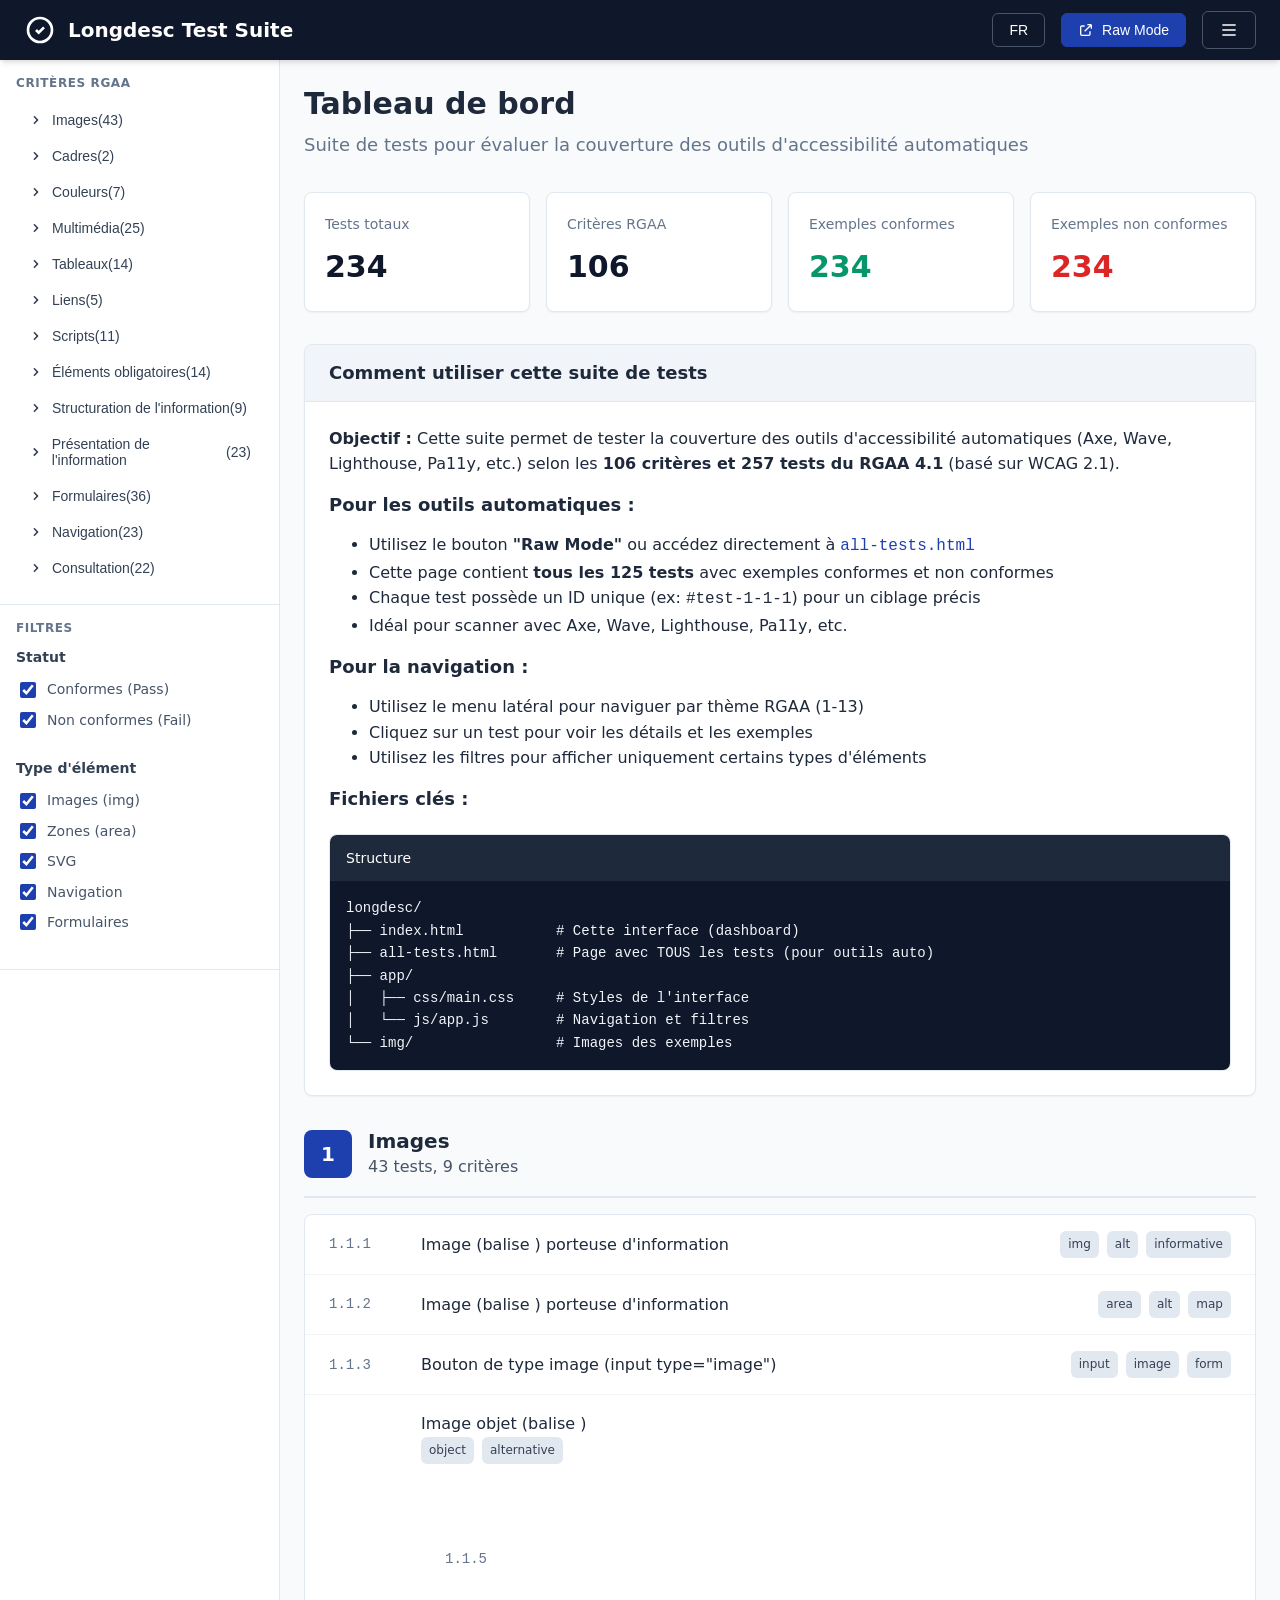
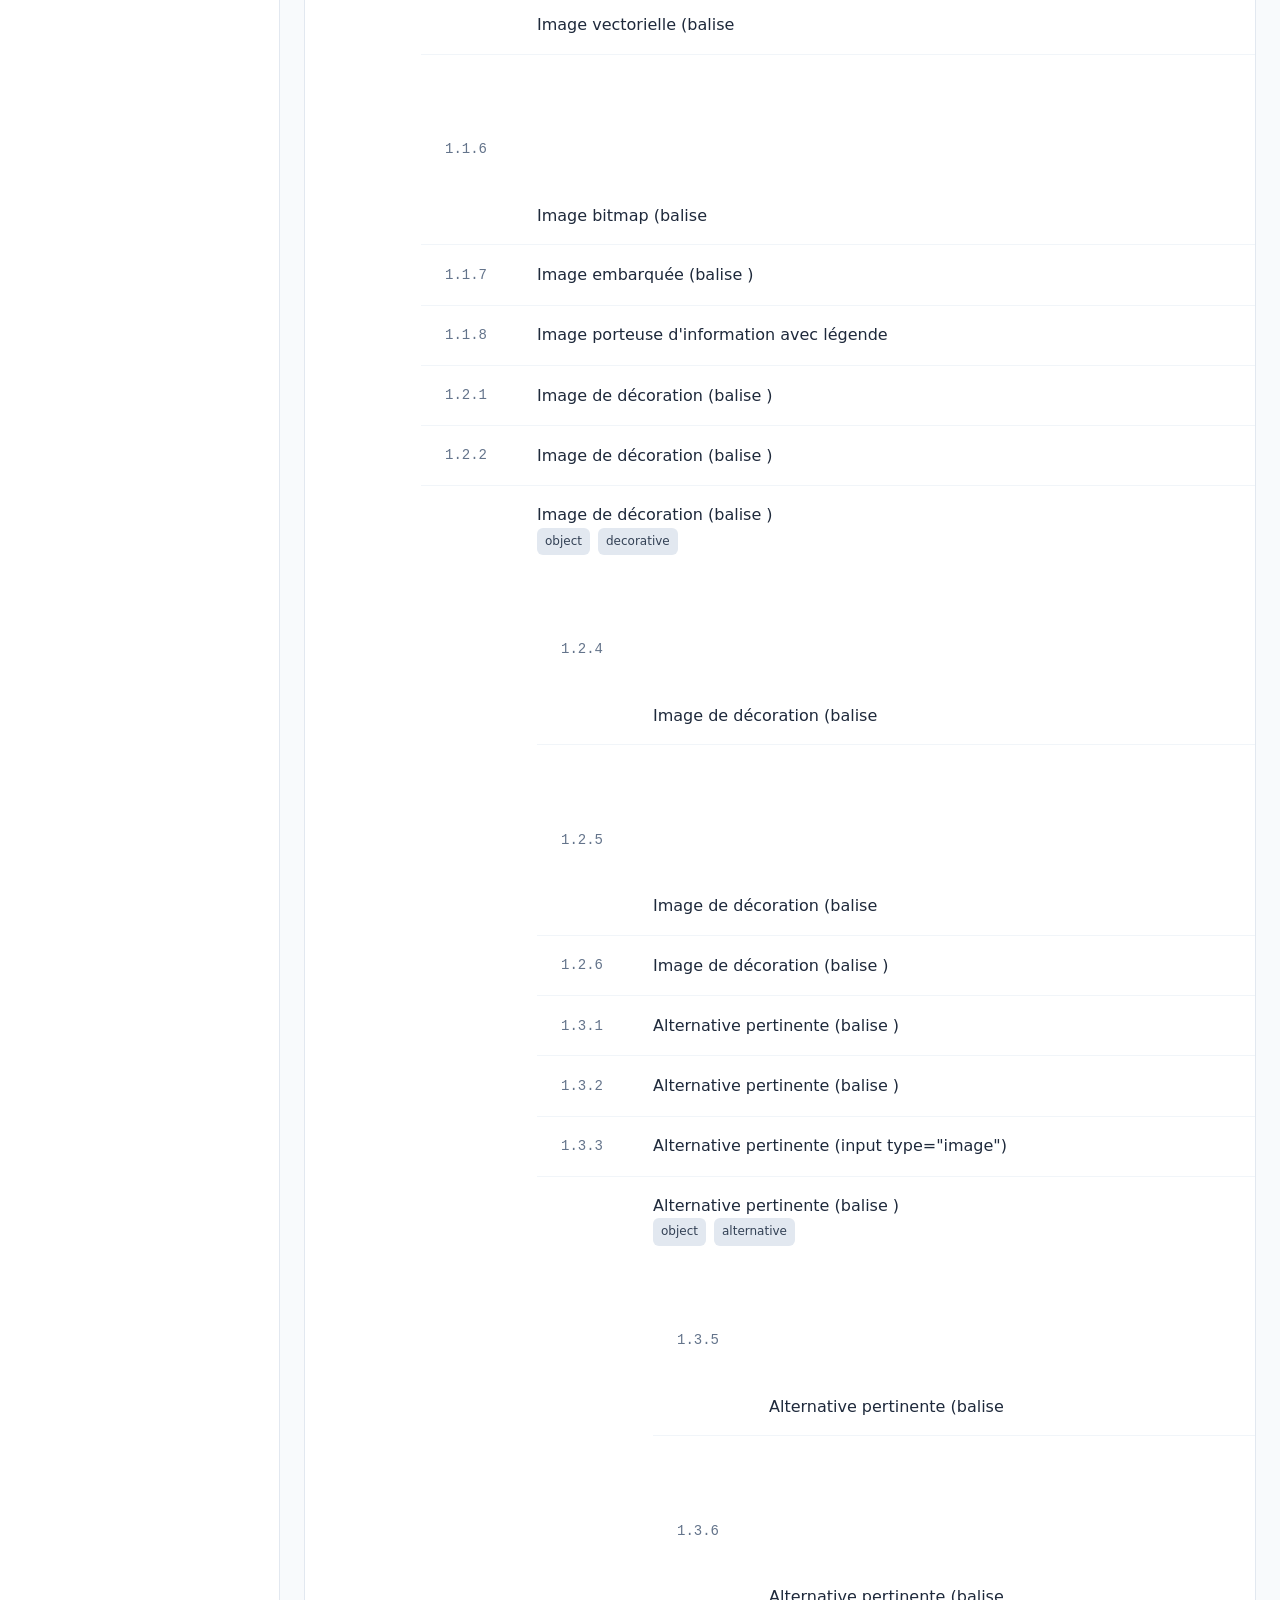
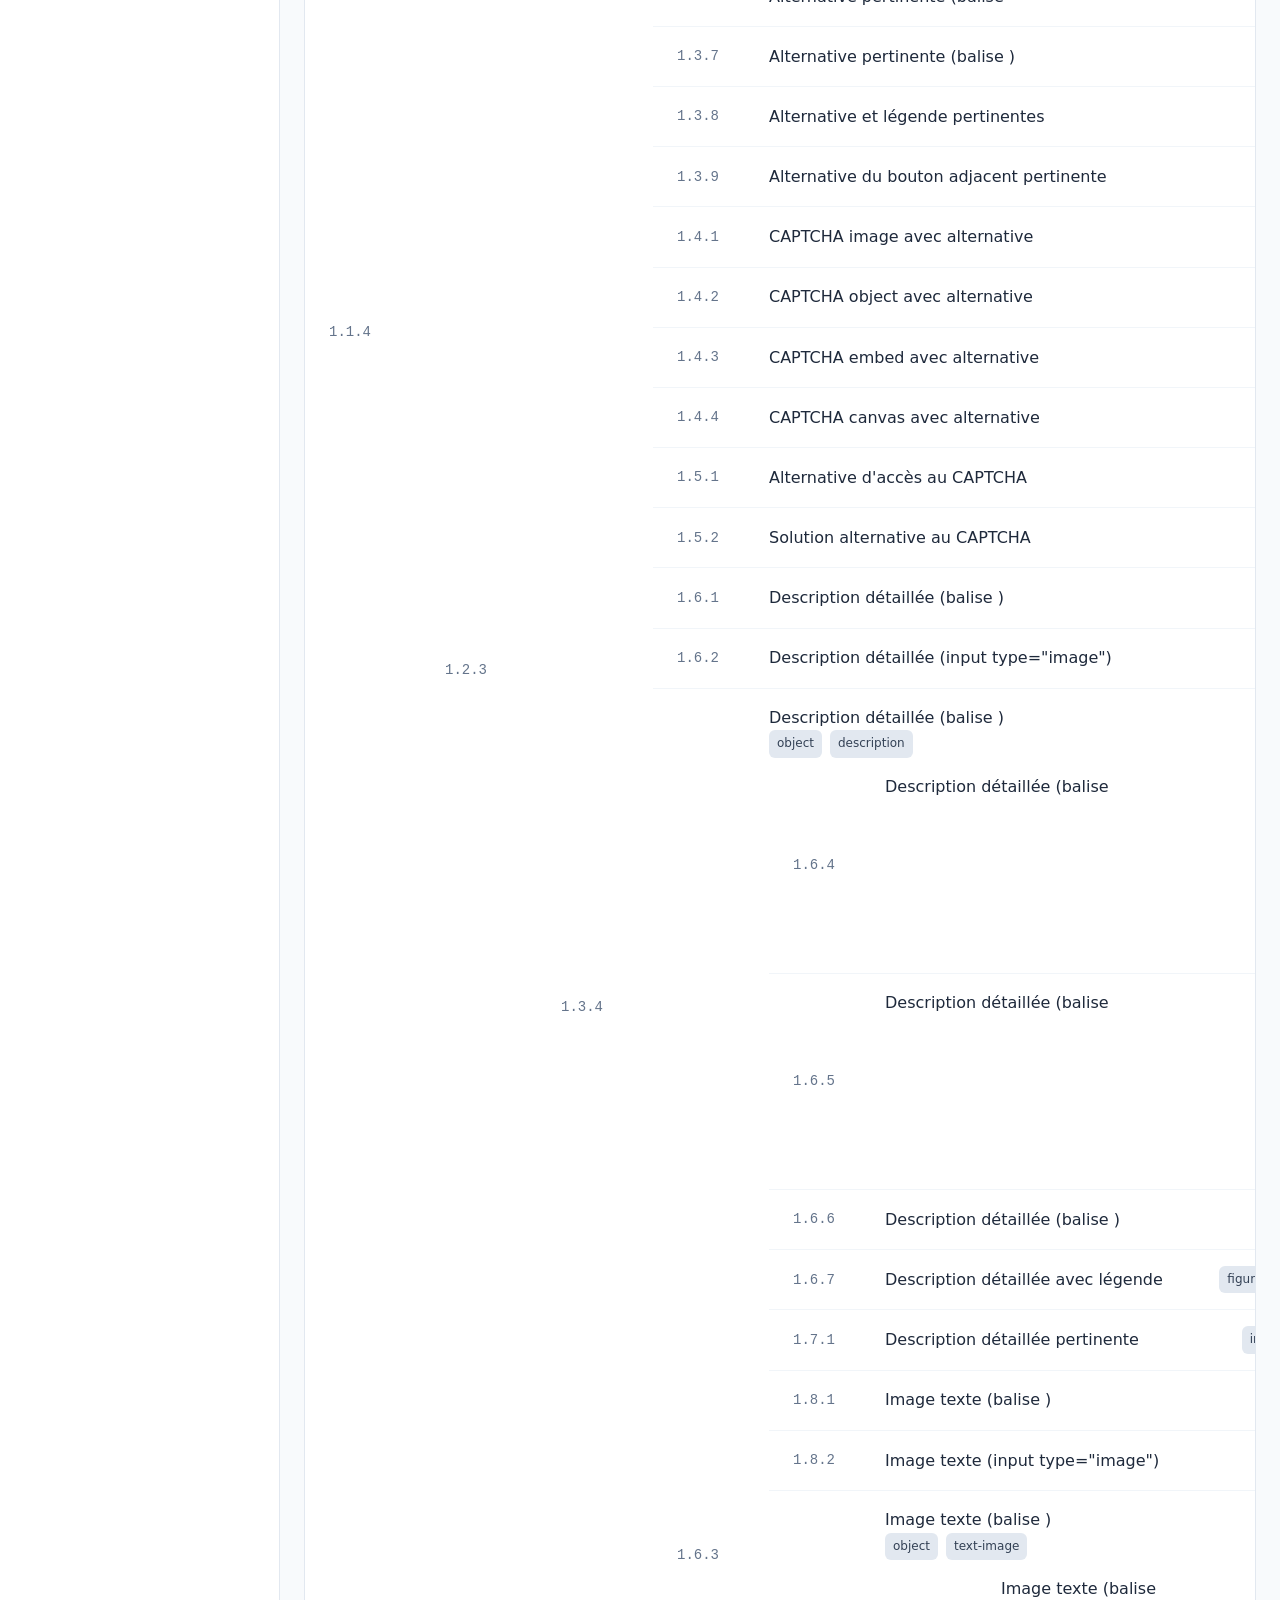
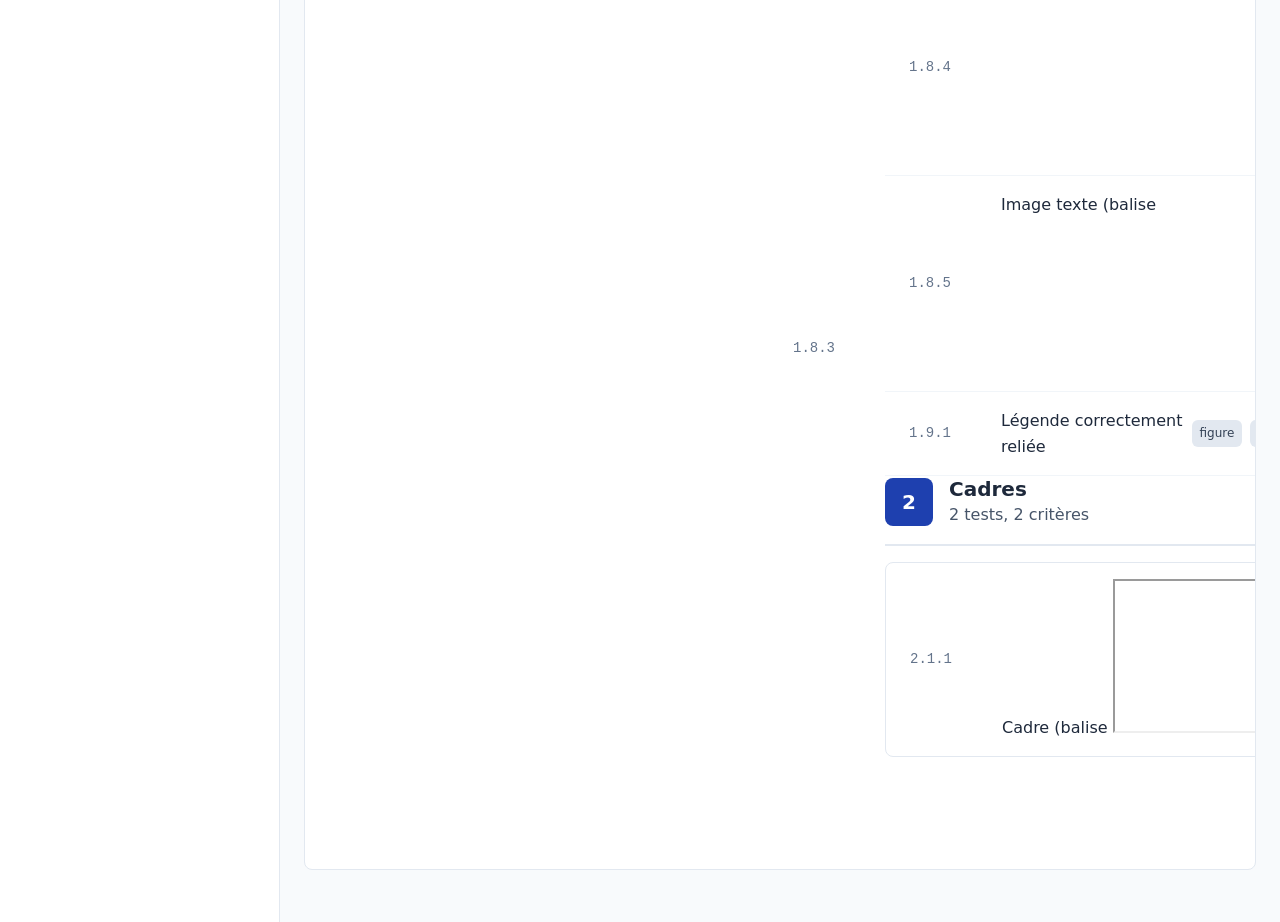
<file: index.html>
<!DOCTYPE html>
<html lang="fr">
<head>
  <meta charset="UTF-8">
  <meta name="viewport" content="width=device-width, initial-scale=1.0">
  <meta name="description" content="Longdesc Test Suite - Suite de tests pour évaluer la couverture des outils d'accessibilité automatiques selon le RGAA">
  <title>Longdesc Test Suite - RGAA Accessibility Testing</title>
  <link rel="stylesheet" href="app/css/main.css">
</head>
<body>
  <!-- Skip Link -->
  <a href="#main-content" class="skip-link">Aller au contenu principal</a>

  <div class="app-layout">
    <!-- Header -->
    <header class="header" role="banner">
      <div class="header__logo">
        <svg class="header__logo-icon" viewBox="0 0 24 24" fill="none" stroke="currentColor" stroke-width="2">
          <path d="M9 12l2 2 4-4m6 2a9 9 0 11-18 0 9 9 0 0118 0z"/>
        </svg>
        <span>Longdesc Test Suite</span>
      </div>

      <div class="header__actions">
        <button class="header__btn" data-action="toggle-lang" title="Changer de langue">
          FR
        </button>
        <button class="header__btn header__btn--primary" data-action="raw-mode" title="Ouvrir la version brute pour les outils automatiques">
          <svg width="16" height="16" viewBox="0 0 24 24" fill="none" stroke="currentColor" stroke-width="2">
            <path d="M10 6H6a2 2 0 00-2 2v10a2 2 0 002 2h10a2 2 0 002-2v-4M14 4h6m0 0v6m0-6L10 14"/>
          </svg>
          Raw Mode
        </button>
        <button class="header__menu-btn header__btn" aria-label="Menu" aria-expanded="false">
          <svg width="20" height="20" viewBox="0 0 24 24" fill="none" stroke="currentColor" stroke-width="2">
            <path d="M4 6h16M4 12h16M4 18h16"/>
          </svg>
        </button>
      </div>
    </header>

    <!-- Sidebar -->
    <aside class="sidebar" role="complementary" aria-label="Navigation et filtres">
      <nav class="sidebar__section" aria-label="Navigation par critère">
        <h2 class="sidebar__title">Critères RGAA</h2>
        <ul class="nav-tree" role="tree">
          <!-- Navigation will be built by JavaScript -->
        </ul>
      </nav>

      <div class="sidebar__section">
        <h2 class="sidebar__title">Filtres</h2>
        <div class="filters">
          <div class="filter-group" data-filter-group="status">
            <h3 class="filter-group__title">Statut</h3>
            <label class="filter-checkbox">
              <input type="checkbox" value="pass" checked>
              <span class="filter-checkbox__label">Conformes (Pass)</span>
            </label>
            <label class="filter-checkbox">
              <input type="checkbox" value="fail" checked>
              <span class="filter-checkbox__label">Non conformes (Fail)</span>
            </label>
          </div>

          <div class="filter-group" data-filter-group="type">
            <h3 class="filter-group__title">Type d'élément</h3>
            <label class="filter-checkbox">
              <input type="checkbox" value="img" checked>
              <span class="filter-checkbox__label">Images (img)</span>
            </label>
            <label class="filter-checkbox">
              <input type="checkbox" value="area" checked>
              <span class="filter-checkbox__label">Zones (area)</span>
            </label>
            <label class="filter-checkbox">
              <input type="checkbox" value="svg" checked>
              <span class="filter-checkbox__label">SVG</span>
            </label>
            <label class="filter-checkbox">
              <input type="checkbox" value="nav" checked>
              <span class="filter-checkbox__label">Navigation</span>
            </label>
            <label class="filter-checkbox">
              <input type="checkbox" value="form" checked>
              <span class="filter-checkbox__label">Formulaires</span>
            </label>
          </div>
        </div>
      </div>
    </aside>

    <!-- Main Content -->
    <main class="main" id="main-content" role="main">
      <div class="dashboard">
        <!-- Dashboard Header -->
        <div class="dashboard__header">
          <h1 class="dashboard__title">Tableau de bord</h1>
          <p class="dashboard__subtitle">
            Suite de tests pour évaluer la couverture des outils d'accessibilité automatiques
          </p>
        </div>

        <!-- Stats Cards -->
        <div class="stats-grid">
          <div class="stat-card">
            <div class="stat-card__label">Tests totaux</div>
            <div class="stat-card__value" data-stat="total">-</div>
          </div>
          <div class="stat-card">
            <div class="stat-card__label">Critères RGAA</div>
            <div class="stat-card__value" data-stat="criteria">-</div>
          </div>
          <div class="stat-card stat-card--success">
            <div class="stat-card__label">Exemples conformes</div>
            <div class="stat-card__value" data-stat="pass">-</div>
          </div>
          <div class="stat-card stat-card--error">
            <div class="stat-card__label">Exemples non conformes</div>
            <div class="stat-card__value" data-stat="fail">-</div>
          </div>
        </div>

        <!-- Info Box -->
        <div class="test-viewer" style="margin-bottom: var(--space-8);">
          <div class="test-viewer__header">
            <h2 class="test-viewer__title">Comment utiliser cette suite de tests</h2>
          </div>
          <div class="test-viewer__content">
            <p><strong>Objectif :</strong> Cette suite permet de tester la couverture des outils d'accessibilité automatiques (Axe, Wave, Lighthouse, Pa11y, etc.) selon les <strong>106 critères et 257 tests du RGAA 4.1</strong> (basé sur WCAG 2.1).</p>

            <h4>Pour les outils automatiques :</h4>
            <ul>
              <li>Utilisez le bouton <strong>"Raw Mode"</strong> ou accédez directement à <a href="all-tests.html"><code>all-tests.html</code></a></li>
              <li>Cette page contient <strong>tous les 125 tests</strong> avec exemples conformes et non conformes</li>
              <li>Chaque test possède un ID unique (ex: <code>#test-1-1-1</code>) pour un ciblage précis</li>
              <li>Idéal pour scanner avec Axe, Wave, Lighthouse, Pa11y, etc.</li>
            </ul>

            <h4>Pour la navigation :</h4>
            <ul>
              <li>Utilisez le menu latéral pour naviguer par thème RGAA (1-13)</li>
              <li>Cliquez sur un test pour voir les détails et les exemples</li>
              <li>Utilisez les filtres pour afficher uniquement certains types d'éléments</li>
            </ul>

            <h4>Fichiers clés :</h4>
            <div class="code-preview">
              <div class="code-preview__header">
                <span>Structure</span>
              </div>
              <div class="code-preview__content">
                <pre class="code-preview__code">longdesc/
├── index.html           # Cette interface (dashboard)
├── all-tests.html       # Page avec TOUS les tests (pour outils auto)
├── app/
│   ├── css/main.css     # Styles de l'interface
│   └── js/app.js        # Navigation et filtres
└── img/                 # Images des exemples</pre>
              </div>
            </div>
          </div>
        </div>

        <!-- Test Viewer Container (for individual test view) -->
        <div id="test-viewer-container"></div>

        <!-- Test List Container -->
        <div id="test-list-container">
          <!-- Test list will be built by JavaScript -->
        </div>

      </div>
    </main>
  </div>

  <script src="app/js/rgaa41-registry.js"></script>
  <script src="app/js/app.js"></script>
</body>
</html>
</file>
<file: app/css/main.css>
/* ==========================================================================
   Longdesc Test Suite - Main Stylesheet
   Modern, accessible interface for RGAA accessibility testing
   ========================================================================== */

/* --------------------------------------------------------------------------
   CSS Variables / Design Tokens
   -------------------------------------------------------------------------- */
:root {
  /* Colors */
  --color-primary: #1e40af;
  --color-primary-light: #3b82f6;
  --color-primary-dark: #1e3a8a;

  --color-success: #059669;
  --color-success-light: #d1fae5;
  --color-success-border: #10b981;

  --color-error: #dc2626;
  --color-error-light: #fee2e2;
  --color-error-border: #ef4444;

  --color-warning: #d97706;
  --color-warning-light: #fef3c7;

  --color-neutral-50: #f8fafc;
  --color-neutral-100: #f1f5f9;
  --color-neutral-200: #e2e8f0;
  --color-neutral-300: #cbd5e1;
  --color-neutral-400: #94a3b8;
  --color-neutral-500: #64748b;
  --color-neutral-600: #475569;
  --color-neutral-700: #334155;
  --color-neutral-800: #1e293b;
  --color-neutral-900: #0f172a;

  /* Typography */
  --font-sans: system-ui, -apple-system, BlinkMacSystemFont, 'Segoe UI', Roboto, sans-serif;
  --font-mono: ui-monospace, SFMono-Regular, 'SF Mono', Consolas, monospace;

  --text-xs: 0.75rem;
  --text-sm: 0.875rem;
  --text-base: 1rem;
  --text-lg: 1.125rem;
  --text-xl: 1.25rem;
  --text-2xl: 1.5rem;
  --text-3xl: 1.875rem;

  /* Spacing */
  --space-1: 0.25rem;
  --space-2: 0.5rem;
  --space-3: 0.75rem;
  --space-4: 1rem;
  --space-5: 1.25rem;
  --space-6: 1.5rem;
  --space-8: 2rem;
  --space-10: 2.5rem;
  --space-12: 3rem;

  /* Layout */
  --sidebar-width: 280px;
  --header-height: 60px;

  /* Shadows */
  --shadow-sm: 0 1px 2px 0 rgb(0 0 0 / 0.05);
  --shadow-md: 0 4px 6px -1px rgb(0 0 0 / 0.1), 0 2px 4px -2px rgb(0 0 0 / 0.1);
  --shadow-lg: 0 10px 15px -3px rgb(0 0 0 / 0.1), 0 4px 6px -4px rgb(0 0 0 / 0.1);

  /* Borders */
  --radius-sm: 0.25rem;
  --radius-md: 0.375rem;
  --radius-lg: 0.5rem;
  --radius-xl: 0.75rem;

  /* Transitions */
  --transition-fast: 150ms ease;
  --transition-base: 200ms ease;
}

/* --------------------------------------------------------------------------
   Reset & Base
   -------------------------------------------------------------------------- */
*, *::before, *::after {
  box-sizing: border-box;
}

html {
  font-size: 100%;
  scroll-behavior: smooth;
}

body {
  margin: 0;
  font-family: var(--font-sans);
  font-size: var(--text-base);
  line-height: 1.6;
  color: var(--color-neutral-800);
  background-color: var(--color-neutral-50);
}

h1, h2, h3, h4, h5, h6 {
  margin: 0 0 var(--space-4);
  font-weight: 600;
  line-height: 1.3;
}

h1 { font-size: var(--text-3xl); }
h2 { font-size: var(--text-2xl); }
h3 { font-size: var(--text-xl); }
h4 { font-size: var(--text-lg); }

p {
  margin: 0 0 var(--space-4);
}

a {
  color: var(--color-primary);
  text-decoration: none;
  transition: color var(--transition-fast);
}

a:hover {
  color: var(--color-primary-dark);
  text-decoration: underline;
}

a:focus-visible {
  outline: 2px solid var(--color-primary);
  outline-offset: 2px;
  border-radius: var(--radius-sm);
}

/* --------------------------------------------------------------------------
   Layout
   -------------------------------------------------------------------------- */
.app-layout {
  display: grid;
  grid-template-columns: var(--sidebar-width) 1fr;
  grid-template-rows: var(--header-height) 1fr;
  grid-template-areas:
    "header header"
    "sidebar main";
  min-height: 100vh;
}

@media (max-width: 768px) {
  .app-layout {
    grid-template-columns: 1fr;
    grid-template-areas:
      "header"
      "main";
  }

  .sidebar {
    display: none;
  }

  .sidebar.is-open {
    display: block;
    position: fixed;
    top: var(--header-height);
    left: 0;
    right: 0;
    bottom: 0;
    z-index: 100;
  }
}

/* --------------------------------------------------------------------------
   Header
   -------------------------------------------------------------------------- */
.header {
  grid-area: header;
  display: flex;
  align-items: center;
  justify-content: space-between;
  padding: 0 var(--space-6);
  background: var(--color-neutral-900);
  color: white;
  box-shadow: var(--shadow-md);
  z-index: 10;
}

.header__logo {
  display: flex;
  align-items: center;
  gap: var(--space-3);
  font-size: var(--text-xl);
  font-weight: 700;
}

.header__logo-icon {
  width: 32px;
  height: 32px;
}

.header__actions {
  display: flex;
  align-items: center;
  gap: var(--space-4);
}

.header__btn {
  display: inline-flex;
  align-items: center;
  gap: var(--space-2);
  padding: var(--space-2) var(--space-4);
  font-size: var(--text-sm);
  font-weight: 500;
  color: white;
  background: transparent;
  border: 1px solid var(--color-neutral-600);
  border-radius: var(--radius-md);
  cursor: pointer;
  transition: all var(--transition-fast);
}

.header__btn:hover {
  background: var(--color-neutral-800);
  border-color: var(--color-neutral-500);
}

.header__btn--primary {
  background: var(--color-primary);
  border-color: var(--color-primary);
}

.header__btn--primary:hover {
  background: var(--color-primary-dark);
}

/* --------------------------------------------------------------------------
   Sidebar
   -------------------------------------------------------------------------- */
.sidebar {
  grid-area: sidebar;
  background: white;
  border-right: 1px solid var(--color-neutral-200);
  overflow-y: auto;
}

.sidebar__section {
  padding: var(--space-4);
  border-bottom: 1px solid var(--color-neutral-200);
}

.sidebar__title {
  font-size: var(--text-xs);
  font-weight: 600;
  text-transform: uppercase;
  letter-spacing: 0.05em;
  color: var(--color-neutral-500);
  margin-bottom: var(--space-3);
}

/* Navigation Tree */
.nav-tree {
  list-style: none;
  padding: 0;
  margin: 0;
}

.nav-tree__item {
  margin-bottom: var(--space-1);
}

.nav-tree__btn {
  display: flex;
  align-items: center;
  width: 100%;
  padding: var(--space-2) var(--space-3);
  font-size: var(--text-sm);
  font-weight: 500;
  color: var(--color-neutral-700);
  background: transparent;
  border: none;
  border-radius: var(--radius-md);
  cursor: pointer;
  transition: all var(--transition-fast);
  text-align: left;
}

.nav-tree__btn:hover {
  background: var(--color-neutral-100);
  color: var(--color-neutral-900);
}

.nav-tree__btn.is-active {
  background: var(--color-primary-light);
  color: white;
}

.nav-tree__btn[aria-expanded="true"] .nav-tree__icon {
  transform: rotate(90deg);
}

.nav-tree__icon {
  width: 16px;
  height: 16px;
  margin-right: var(--space-2);
  transition: transform var(--transition-fast);
}

.nav-tree__children {
  list-style: none;
  padding: 0 0 0 var(--space-6);
  margin: var(--space-1) 0 0;
}

.nav-tree__link {
  display: flex;
  align-items: center;
  padding: var(--space-2) var(--space-3);
  font-size: var(--text-sm);
  color: var(--color-neutral-600);
  border-radius: var(--radius-md);
  transition: all var(--transition-fast);
}

.nav-tree__link:hover {
  background: var(--color-neutral-100);
  color: var(--color-neutral-900);
  text-decoration: none;
}

.nav-tree__link.is-active {
  background: var(--color-primary-light);
  color: white;
}

/* Filters */
.filters {
  display: flex;
  flex-direction: column;
  gap: var(--space-2);
}

.filter-group {
  margin-bottom: var(--space-4);
}

.filter-group__title {
  font-size: var(--text-sm);
  font-weight: 600;
  color: var(--color-neutral-700);
  margin-bottom: var(--space-2);
}

.filter-checkbox {
  display: flex;
  align-items: center;
  gap: var(--space-2);
  padding: var(--space-1) 0;
  cursor: pointer;
}

.filter-checkbox input[type="checkbox"] {
  width: 16px;
  height: 16px;
  accent-color: var(--color-primary);
}

.filter-checkbox__label {
  font-size: var(--text-sm);
  color: var(--color-neutral-600);
}

/* --------------------------------------------------------------------------
   Main Content
   -------------------------------------------------------------------------- */
.main {
  grid-area: main;
  padding: var(--space-6);
  overflow-y: auto;
}

/* --------------------------------------------------------------------------
   Dashboard
   -------------------------------------------------------------------------- */
.dashboard {
  max-width: 1200px;
  margin: 0 auto;
}

.dashboard__header {
  margin-bottom: var(--space-8);
}

.dashboard__title {
  font-size: var(--text-3xl);
  margin-bottom: var(--space-2);
}

.dashboard__subtitle {
  font-size: var(--text-lg);
  color: var(--color-neutral-500);
}

/* Stats Cards */
.stats-grid {
  display: grid;
  grid-template-columns: repeat(auto-fit, minmax(200px, 1fr));
  gap: var(--space-4);
  margin-bottom: var(--space-8);
}

.stat-card {
  background: white;
  border: 1px solid var(--color-neutral-200);
  border-radius: var(--radius-lg);
  padding: var(--space-5);
  box-shadow: var(--shadow-sm);
}

.stat-card__label {
  font-size: var(--text-sm);
  color: var(--color-neutral-500);
  margin-bottom: var(--space-2);
}

.stat-card__value {
  font-size: var(--text-3xl);
  font-weight: 700;
  color: var(--color-neutral-900);
}

.stat-card--success .stat-card__value {
  color: var(--color-success);
}

.stat-card--error .stat-card__value {
  color: var(--color-error);
}

/* --------------------------------------------------------------------------
   Test Viewer
   -------------------------------------------------------------------------- */
.test-viewer {
  background: white;
  border: 1px solid var(--color-neutral-200);
  border-radius: var(--radius-lg);
  box-shadow: var(--shadow-sm);
  overflow: hidden;
}

.test-viewer__header {
  display: flex;
  align-items: center;
  justify-content: space-between;
  padding: var(--space-4) var(--space-6);
  background: var(--color-neutral-100);
  border-bottom: 1px solid var(--color-neutral-200);
}

.test-viewer__title {
  font-size: var(--text-lg);
  font-weight: 600;
  margin: 0;
}

.test-viewer__meta {
  display: flex;
  align-items: center;
  gap: var(--space-4);
}

.test-viewer__content {
  padding: var(--space-6);
}

/* Sample Cards */
.samples-grid {
  display: grid;
  grid-template-columns: repeat(auto-fit, minmax(400px, 1fr));
  gap: var(--space-6);
}

.sample-card {
  border-radius: var(--radius-lg);
  overflow: hidden;
}

.sample-card--pass {
  border: 2px solid var(--color-success-border);
  background: var(--color-success-light);
}

.sample-card--fail {
  border: 2px solid var(--color-error-border);
  background: var(--color-error-light);
}

.sample-card__header {
  display: flex;
  align-items: center;
  gap: var(--space-2);
  padding: var(--space-3) var(--space-4);
  font-weight: 600;
}

.sample-card--pass .sample-card__header {
  background: var(--color-success);
  color: white;
}

.sample-card--fail .sample-card__header {
  background: var(--color-error);
  color: white;
}

.sample-card__icon {
  width: 20px;
  height: 20px;
}

.sample-card__body {
  padding: var(--space-4);
  background: white;
}

.sample-card__iframe {
  width: 100%;
  min-height: 200px;
  border: 1px solid var(--color-neutral-200);
  border-radius: var(--radius-md);
  background: white;
}

/* Code Preview */
.code-preview {
  margin-top: var(--space-6);
  border: 1px solid var(--color-neutral-200);
  border-radius: var(--radius-lg);
  overflow: hidden;
}

.code-preview__header {
  display: flex;
  align-items: center;
  justify-content: space-between;
  padding: var(--space-3) var(--space-4);
  background: var(--color-neutral-800);
  color: white;
  font-size: var(--text-sm);
}

.code-preview__content {
  padding: var(--space-4);
  background: var(--color-neutral-900);
  overflow-x: auto;
}

.code-preview__code {
  font-family: var(--font-mono);
  font-size: var(--text-sm);
  color: var(--color-neutral-100);
  white-space: pre;
  margin: 0;
}

/* --------------------------------------------------------------------------
   Tags / Badges
   -------------------------------------------------------------------------- */
.tag {
  display: inline-flex;
  align-items: center;
  padding: var(--space-1) var(--space-2);
  font-size: var(--text-xs);
  font-weight: 500;
  border-radius: var(--radius-md);
  background: var(--color-neutral-200);
  color: var(--color-neutral-700);
}

.tag--success {
  background: var(--color-success-light);
  color: var(--color-success);
}

.tag--error {
  background: var(--color-error-light);
  color: var(--color-error);
}

.tag--primary {
  background: #dbeafe;
  color: var(--color-primary);
}

/* --------------------------------------------------------------------------
   Tools Coverage Table
   -------------------------------------------------------------------------- */
.tools-table {
  width: 100%;
  border-collapse: collapse;
  margin-top: var(--space-6);
}

.tools-table th,
.tools-table td {
  padding: var(--space-3) var(--space-4);
  text-align: left;
  border-bottom: 1px solid var(--color-neutral-200);
}

.tools-table th {
  font-size: var(--text-sm);
  font-weight: 600;
  color: var(--color-neutral-600);
  background: var(--color-neutral-100);
}

.tools-table td {
  font-size: var(--text-sm);
}

.tools-table__status {
  display: inline-flex;
  align-items: center;
  justify-content: center;
  width: 24px;
  height: 24px;
}

.tools-table__status--pass {
  color: var(--color-success);
}

.tools-table__status--fail {
  color: var(--color-error);
}

.tools-table__status--na {
  color: var(--color-neutral-400);
}

/* --------------------------------------------------------------------------
   Utilities
   -------------------------------------------------------------------------- */
.sr-only {
  position: absolute;
  width: 1px;
  height: 1px;
  padding: 0;
  margin: -1px;
  overflow: hidden;
  clip: rect(0, 0, 0, 0);
  white-space: nowrap;
  border: 0;
}

.visually-hidden:not(:focus):not(:active) {
  position: absolute;
  width: 1px;
  height: 1px;
  padding: 0;
  margin: -1px;
  overflow: hidden;
  clip: rect(0, 0, 0, 0);
  white-space: nowrap;
  border: 0;
}

/* Skip Link */
.skip-link {
  position: absolute;
  top: -100%;
  left: var(--space-4);
  padding: var(--space-3) var(--space-4);
  background: var(--color-primary);
  color: white;
  font-weight: 600;
  border-radius: var(--radius-md);
  z-index: 1000;
  transition: top var(--transition-fast);
}

.skip-link:focus {
  top: var(--space-4);
}

/* --------------------------------------------------------------------------
   Test List (Dashboard view)
   -------------------------------------------------------------------------- */
.test-list {
  background: white;
  border: 1px solid var(--color-neutral-200);
  border-radius: var(--radius-lg);
  overflow: hidden;
}

.test-list__header {
  display: flex;
  align-items: center;
  justify-content: space-between;
  padding: var(--space-4) var(--space-6);
  background: var(--color-neutral-100);
  border-bottom: 1px solid var(--color-neutral-200);
}

.test-list__title {
  font-size: var(--text-lg);
  font-weight: 600;
  margin: 0;
}

.test-list__items {
  list-style: none;
  padding: 0;
  margin: 0;
}

.test-list__item {
  display: flex;
  align-items: center;
  justify-content: space-between;
  padding: var(--space-4) var(--space-6);
  border-bottom: 1px solid var(--color-neutral-100);
  transition: background var(--transition-fast);
}

.test-list__item:hover {
  background: var(--color-neutral-50);
}

.test-list__item:last-child {
  border-bottom: none;
}

.test-list__item-info {
  display: flex;
  align-items: center;
  gap: var(--space-3);
}

.test-list__item-id {
  font-family: var(--font-mono);
  font-size: var(--text-sm);
  color: var(--color-neutral-500);
  min-width: 80px;
}

.test-list__item-name {
  font-weight: 500;
  color: var(--color-neutral-800);
}

.test-list__item-tags {
  display: flex;
  gap: var(--space-2);
}

/* --------------------------------------------------------------------------
   Criterion Section
   -------------------------------------------------------------------------- */
.criterion-section {
  margin-bottom: var(--space-8);
}

.criterion-section__header {
  display: flex;
  align-items: center;
  gap: var(--space-4);
  margin-bottom: var(--space-4);
  padding-bottom: var(--space-4);
  border-bottom: 2px solid var(--color-neutral-200);
}

.criterion-section__number {
  display: flex;
  align-items: center;
  justify-content: center;
  width: 48px;
  height: 48px;
  font-size: var(--text-xl);
  font-weight: 700;
  color: white;
  background: var(--color-primary);
  border-radius: var(--radius-lg);
}

.criterion-section__title {
  font-size: var(--text-xl);
  margin: 0;
}

.criterion-section__description {
  color: var(--color-neutral-600);
  margin: 0;
}
</file>
